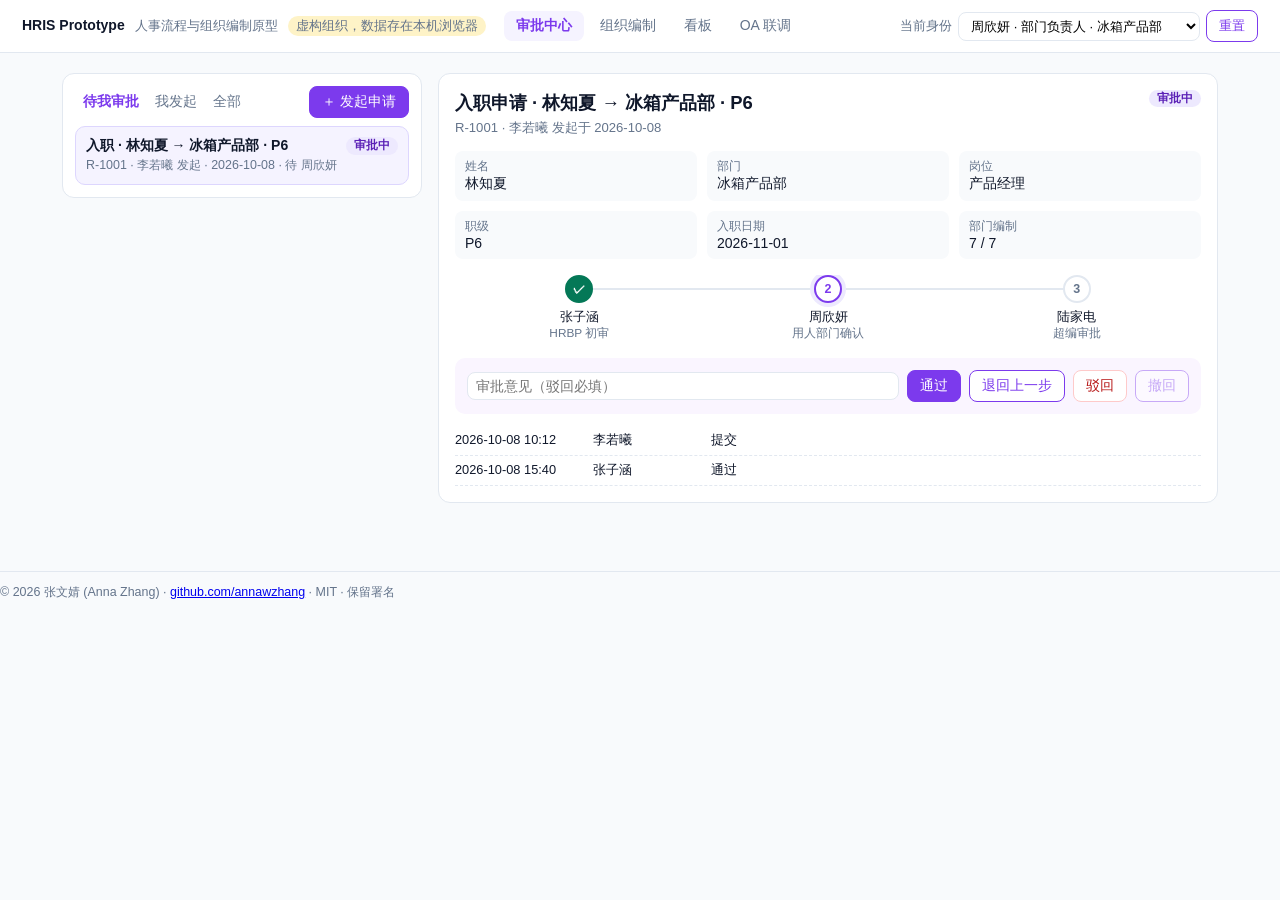
<file: index.html>
<!DOCTYPE html>
<html lang="zh-CN">
<head>
<meta charset="UTF-8" />
<meta name="viewport" content="width=device-width, initial-scale=1" />
<title>HRIS Prototype · 人事流程与组织编制原型</title>
<link rel="stylesheet" href="src/style.css" />
</head>
<body>
<header class="top">
  <div class="brand"><strong>HRIS Prototype</strong><span>人事流程与组织编制原型</span><span class="badge">虚构组织，数据存在本机浏览器</span></div>
  <nav id="tabs">
    <button data-tab="approvals" class="on">审批中心</button>
    <button data-tab="org">组织编制</button>
    <button data-tab="dashboard">看板</button>
    <button data-tab="oa">OA 联调</button>
  </nav>
  <div class="who">当前身份 <select id="identity"></select> <button id="reset" class="ghost" title="清空本地数据，恢复初始状态">重置</button></div>
</header>

<main>
  <section id="approvals" class="page">
    <div class="split">
      <aside class="card list">
        <div class="list-head">
          <div class="filters" id="filters">
            <button data-f="mine-todo" class="on">待我审批</button><button data-f="mine">我发起</button><button data-f="all">全部</button>
          </div>
          <button id="new-btn">＋ 发起申请</button>
        </div>
        <ul id="req-list"></ul>
      </aside>
      <div class="card detail" id="detail"></div>
    </div>
  </section>

  <section id="org" class="page" hidden>
    <div class="split">
      <div class="card"><h2>组织架构与编制</h2><div id="tree"></div></div>
      <div class="card" id="members"></div>
    </div>
  </section>

  <section id="dashboard" class="page" hidden></section>

  <section id="oa" class="page" hidden>
    <div class="split even">
      <div class="card">
        <h2>字段映射（HRIS → OA）</h2>
        <div class="row">流程类型 <select id="map-type"></select></div>
        <table id="map-table"></table>
      </div>
      <div class="card">
        <h2>同步到 OA</h2>
        <p class="muted">把「已通过、未同步」的流程推送到 OA。接口偶发 502 时按 1s / 2s 退避重试，最多 3 次；同一单号重复推送会被幂等跳过。</p>
        <label class="row"><input type="checkbox" id="fault" checked /> 模拟网关故障（每个单号前 2 次调用返回 502）</label>
        <div class="row"><button id="sync-btn">同步已通过的流程</button> <button id="resync-btn" class="ghost">再推一次（验证幂等）</button></div>
        <ul id="oa-log" class="log"></ul>
        <pre id="oa-payload" hidden></pre>
      </div>
    </div>
  </section>
</main>

<dialog id="new-dialog">
  <form method="dialog" id="new-form">
    <h2>发起申请</h2>
    <div class="row">流程 <select id="new-type"></select></div>
    <div id="new-fields"></div>
    <div class="chain-preview"><div class="muted">审批链预览（按当前组织与编制实时计算）</div><ol id="new-chain"></ol></div>
    <div id="new-errors" class="errors"></div>
    <div class="row end"><button value="cancel" class="ghost" formnovalidate>取消</button><button id="new-submit" value="ok">提交</button></div>
  </form>
</dialog>

<script src="src/data.js"></script>
<script src="src/workflow.js"></script>
<script src="src/app.js"></script>
<p class="anna-copyright" style="margin-top:28px;padding-top:12px;border-top:1px solid #e2e8f0;color:#64748b;font-size:0.78rem;">© 2026 张文婧 (Anna Zhang) · <a href="https://github.com/annawzhang">github.com/annawzhang</a> · MIT · 保留署名</p>
</body>
</html>
</file>
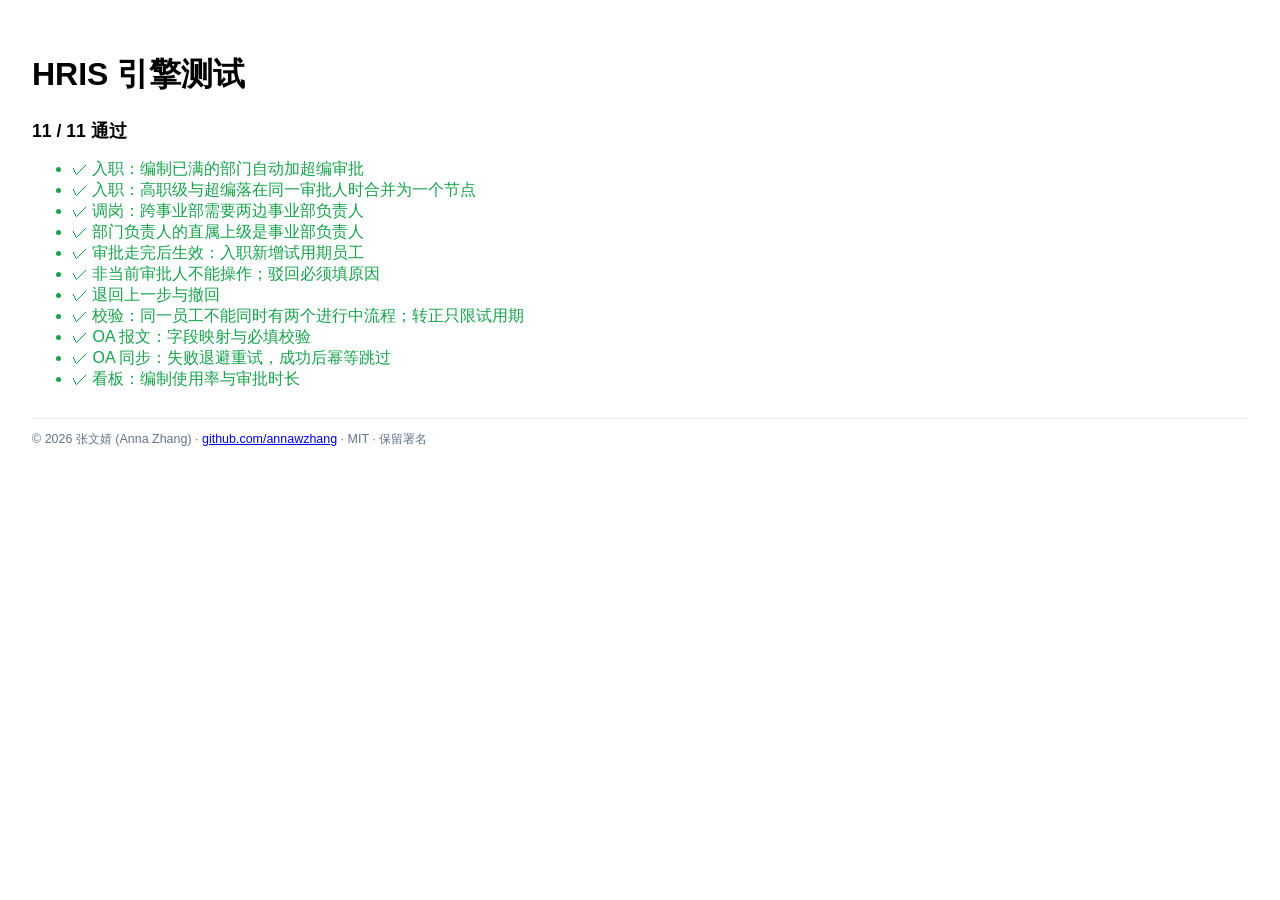
<file: tests.html>
<!DOCTYPE html>
<html lang="zh-CN">
<head>
<meta charset="UTF-8" />
<title>HRIS 引擎测试</title>
<style>
  body { font-family:-apple-system,"PingFang SC",sans-serif; padding:24px; }
  li.pass { color:#16a34a; } li.fail { color:#dc2626; font-weight:600; }
  #summary { font-size:1.1rem; font-weight:700; }
</style>
</head>
<body>
<h1>HRIS 引擎测试</h1>
<div id="summary"></div>
<ul id="out"></ul>
<script src="src/data.js"></script>
<script src="src/workflow.js"></script>
<script>
  const results = [];
  function test(name, fn) {
    try { fn(); results.push([name, true]); }
    catch (e) { results.push([name + " — " + e.message, false]); }
  }
  function eq(a, b) { if (JSON.stringify(a) !== JSON.stringify(b)) throw new Error(`期望 ${JSON.stringify(b)}，实际 ${JSON.stringify(a)}`); }
  function throws(fn, text) {
    try { fn(); } catch (e) { if (!e.message.includes(text)) throw new Error(`错误信息不符：${e.message}`); return; }
    throw new Error("应当抛错");
  }
  const T = "2026-10-12 10:00";
  const labels = (chain) => chain.map((s) => s.label);
  const fresh = () => HR.initState();
  const staffOf = (s, dept) => HR.active(s).find((p) => p.dept === dept && p.title !== "部门负责人");

  test("入职：编制已满的部门自动加超编审批", () => {
    const s = fresh();
    eq(HR.headcount(s, "D21"), 7);
    eq(labels(HR.buildChain(s, "onboard", { dept: "D21", grade: "P5" })), ["HRBP 初审", "用人部门确认", "超编审批"]);
    eq(labels(HR.buildChain(s, "onboard", { dept: "D22", grade: "P5" })), ["HRBP 初审", "用人部门确认"]);
  });

  test("入职：高职级与超编落在同一审批人时合并为一个节点", () => {
    const chain = HR.buildChain(fresh(), "onboard", { dept: "D21", grade: "P7" });
    eq(labels(chain), ["HRBP 初审", "用人部门确认", "超编审批 · 高职级审批"]);
  });

  test("调岗：跨事业部需要两边事业部负责人", () => {
    const s = fresh();
    const emp = staffOf(s, "D11");
    eq(labels(HR.buildChain(s, "move", { employee: emp.id, from: "D11", to: "D22" })),
      ["调出部门同意", "调入部门接收", "调出事业部同意", "调入事业部接收", "HRBP 办理"]);
    eq(labels(HR.buildChain(s, "move", { employee: emp.id, from: "D11", to: "D12" })), ["调出部门同意", "调入部门接收", "HRBP 办理"]);
  });

  test("部门负责人的直属上级是事业部负责人", () => {
    const s = fresh();
    eq(HR.managerOf(s, "E07"), "E03");
    eq(HR.managerOf(s, staffOf(s, "D21").id), "E07");
  });

  test("审批走完后生效：入职新增试用期员工", () => {
    const s = fresh();
    const before = HR.active(s).length;
    const r = HR.submit(s, "onboard", { name: "测试员", dept: "D22", title: "渠道经理", grade: "P5", start: "2026-11-02" }, "E09", T);
    r.chain.forEach((step) => HR.approve(s, r, step.approver, T));
    eq(r.status, "approved");
    eq(HR.active(s).length, before + 1);
    eq(s.people[s.people.length - 1].status, "试用");
  });

  test("非当前审批人不能操作；驳回必须填原因", () => {
    const s = fresh();
    const r = s.requests.find((x) => x.id === "R-1002");
    throws(() => HR.approve(s, r, "E01", T), "不是你的审批节点");
    throws(() => HR.reject(s, r, r.chain[0].approver, T, ""), "必须填写原因");
  });

  test("退回上一步与撤回", () => {
    const s = fresh();
    const r = s.requests.find((x) => x.id === "R-1001");
    eq(r.step, 1);
    HR.sendBack(s, r, r.chain[1].approver, T, "补充简历");
    eq(r.step, 0);
    throws(() => HR.sendBack(s, r, r.chain[0].approver, T), "第一个节点");
    throws(() => HR.withdraw(s, r, "E01", T), "只有申请人");
    HR.withdraw(s, r, r.applicant, T);
    eq(r.status, "withdrawn");
    throws(() => HR.approve(s, r, r.chain[0].approver, T), "流程已撤回");
  });

  test("校验：同一员工不能同时有两个进行中流程；转正只限试用期", () => {
    const s = fresh();
    eq(HR.validate(s, "exit", { employee: "E20", last_day: "2026-11-30" }), ["该员工已有进行中的流程 R-1003"]);
    const regular = HR.active(s).find((p) => p.status === "正式" && p.title !== "部门负责人" && p.dept.startsWith("D"));
    eq(HR.validate(s, "confirm", { employee: regular.id }), ["只有试用期员工可以发起转正"]);
  });

  test("OA 报文：字段映射与必填校验", () => {
    const s = fresh();
    const { payload, errors } = HR.buildOAPayload(s.requests.find((x) => x.id === "R-1001"));
    eq(errors, []);
    eq([payload.fd_flow_code, payload.fd_dept_code, payload.fd_level, payload.fd_entry_date], ["HR_ENTRY", "ORG-D21", "L06", "20261101"]);
    const bad = HR.buildOAPayload({ id: "R-9", type: "onboard", applicant: "E09", form: { name: "x", dept: "D21", grade: "P99", start: "2026-11-01" } });
    eq(bad.errors, ["职级（fd_level）为空或无法映射"]);
  });

  test("OA 同步：失败退避重试，成功后幂等跳过", () => {
    const s = fresh();
    const r = s.requests.find((x) => x.id === "R-1001");
    const log = [];
    const transport = HR.mockOA({ "R-1001": 2 });
    eq(HR.syncToOA(r, transport, (l) => log.push(l)).attempts, 3);
    eq(r.oaId, "OA-1001");
    eq(HR.syncToOA(r, transport, (l) => log.push(l)).skipped, true);
    const r2 = s.requests.find((x) => x.id === "R-1002");
    eq(HR.syncToOA(r2, HR.mockOA({ "R-1002": 5 }), () => {}).ok, false);
    eq(r2.oaId, undefined);
  });

  test("看板：编制使用率与审批时长", () => {
    const s = fresh();
    const m = HR.dashboard(s);
    eq([m.staffed, m.budget, m.pending], [33, 41, 3]);
    const r = s.requests.find((x) => x.id === "R-1003");
    r.chain.forEach((step, i) => HR.approve(s, r, step.approver, `2026-10-1${i} 10:00`));
    eq(HR.dashboard(s).byType.exit, 1);
  });

  const passed = results.filter((r) => r[1]).length;
  document.getElementById("summary").textContent = `${passed} / ${results.length} 通过`;
  document.getElementById("out").innerHTML = results.map(([n, ok]) => `<li class="${ok ? "pass" : "fail"}">${ok ? "✓" : "✗"} ${n}</li>`).join("");
  document.title = `${passed}/${results.length} passed`;
</script>
<p class="anna-copyright" style="margin-top:28px;padding-top:12px;border-top:1px solid #e2e8f0;color:#64748b;font-size:0.78rem;">© 2026 张文婧 (Anna Zhang) · <a href="https://github.com/annawzhang">github.com/annawzhang</a> · MIT · 保留署名</p>
</body>
</html>
</file>
<file: src/style.css>
:root { --text:#0f172a; --muted:#64748b; --border:#e2e8f0; --accent:#7c3aed; --bg:#f8fafc; --ok:#047857; --bad:#b91c1c; --warn:#b45309; }
* { box-sizing:border-box; }
[hidden] { display:none !important; }
body { margin:0; font-family:-apple-system,BlinkMacSystemFont,"PingFang SC","Microsoft YaHei",sans-serif; background:var(--bg); color:var(--text); font-size:14px; }
button { font:inherit; border:1px solid var(--accent); background:var(--accent); color:#fff; border-radius:8px; padding:6px 12px; cursor:pointer; }
button:disabled { opacity:0.4; cursor:not-allowed; }
button.ghost { background:#fff; color:var(--accent); }
button.danger { background:#fff; color:var(--bad); border-color:#fecaca; }
select, input, textarea { font:inherit; border:1px solid var(--border); border-radius:8px; padding:5px 8px; background:#fff; }
h2 { font-size:1rem; margin:0 0 12px; }
.muted { color:var(--muted); font-size:0.8rem; line-height:1.6; }
.badge { display:inline-block; padding:1px 8px; border-radius:999px; background:#fef3c7; color:#92400e; font-size:0.72rem; }

.top { position:sticky; top:0; z-index:5; display:flex; align-items:center; gap:18px; padding:10px 22px; background:#fff; border-bottom:1px solid var(--border); flex-wrap:wrap; }
.brand { display:flex; align-items:baseline; gap:10px; } .brand span { color:var(--muted); font-size:0.82rem; }
#tabs { display:flex; gap:4px; }
#tabs button { background:none; color:var(--muted); border:none; padding:6px 12px; }
#tabs button.on { color:var(--accent); background:#f5f3ff; font-weight:600; }
.who { margin-left:auto; font-size:0.82rem; color:var(--muted); display:flex; gap:6px; align-items:center; }

main { max-width:1200px; margin:0 auto; padding:20px 22px 40px; }
.card { background:#fff; border:1px solid var(--border); border-radius:12px; padding:16px; }
.split { display:grid; grid-template-columns:360px 1fr; gap:16px; align-items:start; }
.split.even { grid-template-columns:1.1fr 1fr; }
@media (max-width:900px) { .split, .split.even { grid-template-columns:1fr; } }
.row { display:flex; gap:8px; align-items:center; margin:8px 0; flex-wrap:wrap; } .row.end { justify-content:flex-end; }

.list { padding:12px; } .list-head { display:flex; justify-content:space-between; align-items:center; gap:8px; margin-bottom:8px; }
.filters button { background:none; border:none; color:var(--muted); padding:4px 8px; } .filters button.on { color:var(--accent); font-weight:600; }
#req-list { list-style:none; margin:0; padding:0; }
#req-list li { padding:10px; border-radius:10px; cursor:pointer; border:1px solid transparent; }
#req-list li:hover { background:#faf5ff; } #req-list li.sel { border-color:#ddd6fe; background:#f5f3ff; }
#req-list .t { display:flex; justify-content:space-between; font-weight:600; } #req-list .s { color:var(--muted); font-size:0.78rem; margin-top:2px; }
.empty { color:var(--muted); padding:20px 10px; text-align:center; font-size:0.85rem; }

.pill { display:inline-block; font-size:0.72rem; padding:1px 8px; border-radius:999px; font-weight:600; }
.p-pending { background:#ede9fe; color:#5b21b6; } .p-approved { background:#dcfce7; color:#166534; }
.p-rejected { background:#fee2e2; color:#991b1b; } .p-withdrawn { background:#f1f5f9; color:#475569; }

.detail h1 { font-size:1.15rem; margin:0; } .detail .sub { color:var(--muted); font-size:0.82rem; margin-top:4px; }
.fields { display:grid; grid-template-columns:repeat(3,1fr); gap:10px; margin:14px 0; }
.fields div { background:#f8fafc; border-radius:8px; padding:8px 10px; } .fields b { display:block; font-size:0.74rem; color:var(--muted); font-weight:500; }
.chain { display:flex; gap:0; margin:16px 0; overflow-x:auto; }
.node { flex:1; min-width:130px; position:relative; padding:0 6px; text-align:center; font-size:0.8rem; }
.node::before { content:""; position:absolute; top:13px; left:-50%; width:100%; height:2px; background:var(--border); z-index:0; }
.node:first-child::before { display:none; }
.node .dot { position:relative; z-index:1; width:28px; height:28px; border-radius:50%; margin:0 auto 6px; display:grid; place-items:center; background:#fff; border:2px solid var(--border); color:var(--muted); font-weight:700; font-size:0.78rem; }
.node.done .dot { background:var(--ok); border-color:var(--ok); color:#fff; } .node.done::before { background:var(--ok); }
.node.cur .dot { border-color:var(--accent); color:var(--accent); box-shadow:0 0 0 4px #ede9fe; }
.node.stop .dot { background:var(--bad); border-color:var(--bad); color:#fff; }
.node .lbl { color:var(--muted); font-size:0.74rem; }
.actions { display:flex; gap:8px; align-items:center; flex-wrap:wrap; padding:12px; background:#faf5ff; border-radius:10px; }
.actions input { flex:1; min-width:180px; }
.hint { font-size:0.8rem; color:var(--muted); } .hint a { color:var(--accent); cursor:pointer; text-decoration:underline; }
.timeline { list-style:none; padding:0; margin:12px 0 0; font-size:0.8rem; }
.timeline li { padding:6px 0; border-bottom:1px dashed var(--border); display:grid; grid-template-columns:130px 110px 1fr; gap:8px; }
.effect { margin-top:12px; padding:10px; border-radius:8px; background:#ecfdf5; color:#065f46; font-size:0.84rem; }
.toast { margin-top:10px; padding:8px 10px; border-radius:8px; background:#fef2f2; color:var(--bad); font-size:0.82rem; }

.tree ul { list-style:none; padding-left:18px; margin:0; } .tree > ul { padding-left:0; }
.tree li { margin:4px 0; }
.tree .n { display:flex; align-items:center; gap:10px; padding:6px 8px; border-radius:8px; cursor:pointer; }
.tree .n:hover, .tree .n.sel { background:#f5f3ff; }
.tree .nm { width:120px; font-weight:600; font-size:0.86rem; } .tree .bu > .n .nm { color:#5b21b6; }
.bar { flex:1; height:8px; background:#f1f5f9; border-radius:4px; overflow:hidden; } .bar i { display:block; height:8px; background:#a78bfa; }
.bar i.full { background:#f97316; } .bar i.over { background:#dc2626; }
.cnt { width:70px; text-align:right; font-size:0.78rem; color:var(--muted); font-variant-numeric:tabular-nums; }
table { width:100%; border-collapse:collapse; font-size:0.82rem; }
th, td { text-align:left; padding:6px 8px; border-bottom:1px solid var(--border); }
th { color:var(--muted); font-weight:600; }
code { font-size:0.76rem; background:#f1f5f9; padding:1px 5px; border-radius:4px; }

.kpis { display:grid; grid-template-columns:repeat(4,1fr); gap:14px; margin-bottom:16px; }
@media (max-width:900px) { .kpis { grid-template-columns:1fr 1fr; } }
.kpi .label { color:var(--muted); font-size:0.78rem; } .kpi .value { font-size:1.5rem; font-weight:700; margin-top:4px; } .kpi .sub { color:var(--muted); font-size:0.76rem; }
.two { display:grid; grid-template-columns:1.4fr 1fr; gap:16px; } @media (max-width:900px) { .two { grid-template-columns:1fr; } }

.log { list-style:none; padding:0; margin:12px 0 0; font-size:0.8rem; max-height:300px; overflow:auto; }
.log li { padding:5px 0; border-bottom:1px dashed var(--border); cursor:default; } .log li[data-payload] { cursor:pointer; }
.l-ok { color:var(--ok); } .l-warn { color:var(--warn); } .l-error { color:var(--bad); } .l-info { color:var(--muted); }
pre { background:#0f172a; color:#e2e8f0; padding:12px; border-radius:8px; font-size:0.76rem; overflow:auto; }

dialog { border:none; border-radius:14px; padding:20px; width:min(560px, 92vw); box-shadow:0 20px 60px rgba(15,23,42,0.25); }
dialog::backdrop { background:rgba(15,23,42,0.35); }
#new-fields label { display:grid; grid-template-columns:90px 1fr; align-items:center; gap:8px; margin:8px 0; font-size:0.85rem; }
.chain-preview { margin-top:12px; padding:10px; background:#faf5ff; border-radius:10px; }
.chain-preview ol { margin:6px 0 0; padding-left:20px; font-size:0.84rem; line-height:1.8; }
.errors { color:var(--bad); font-size:0.82rem; margin-top:8px; }
</file>
